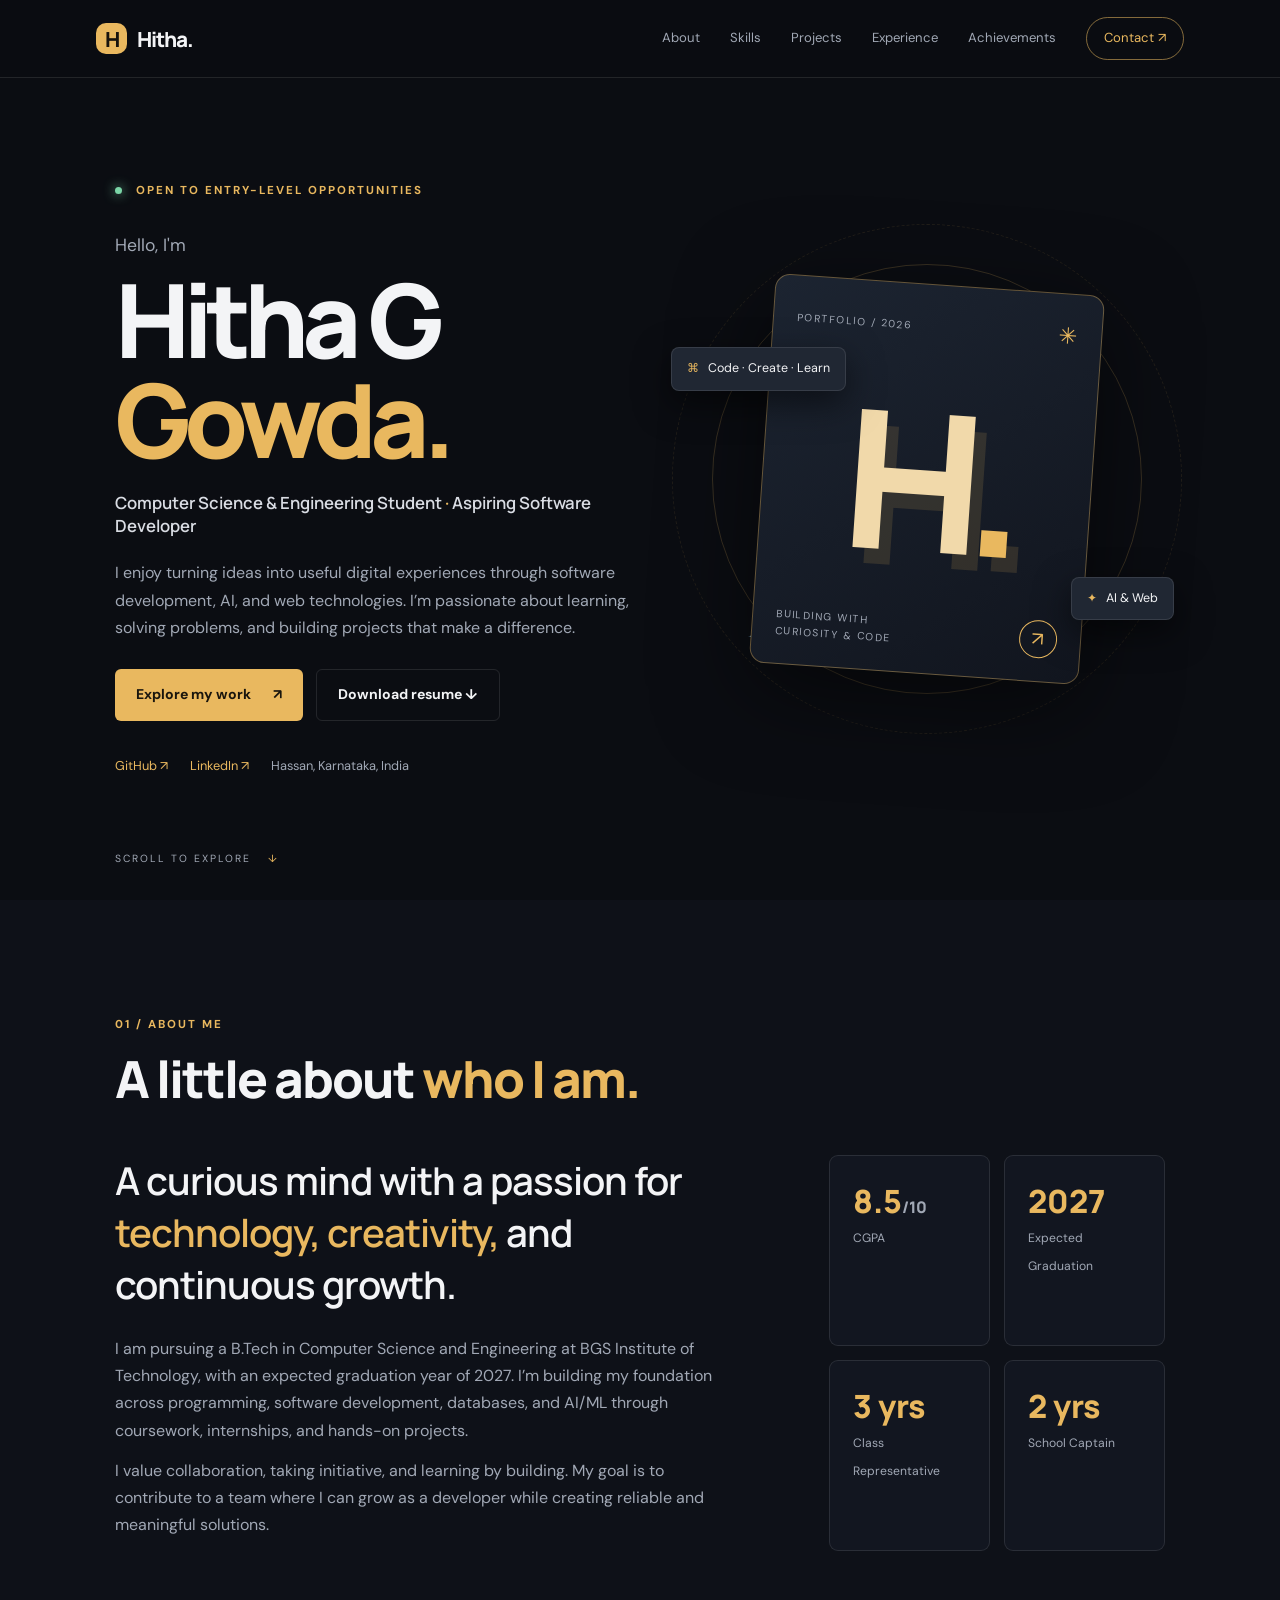
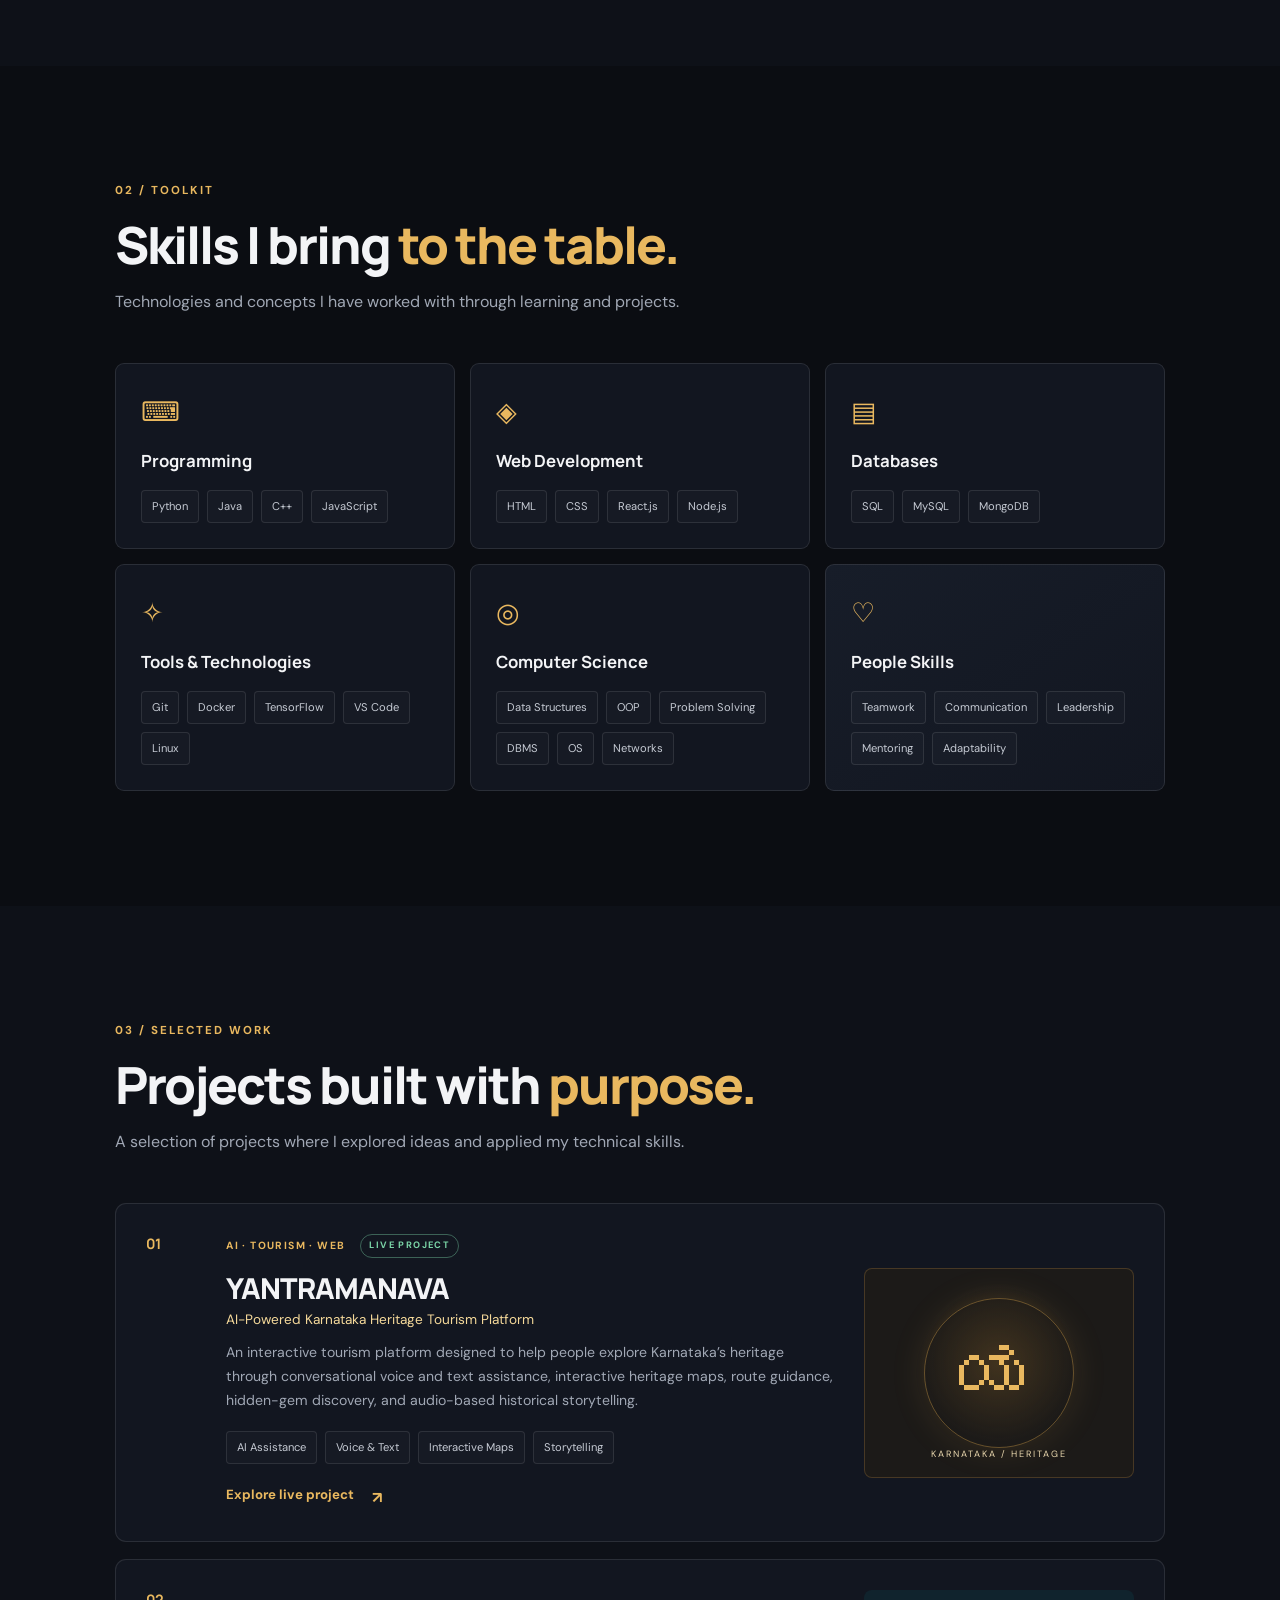
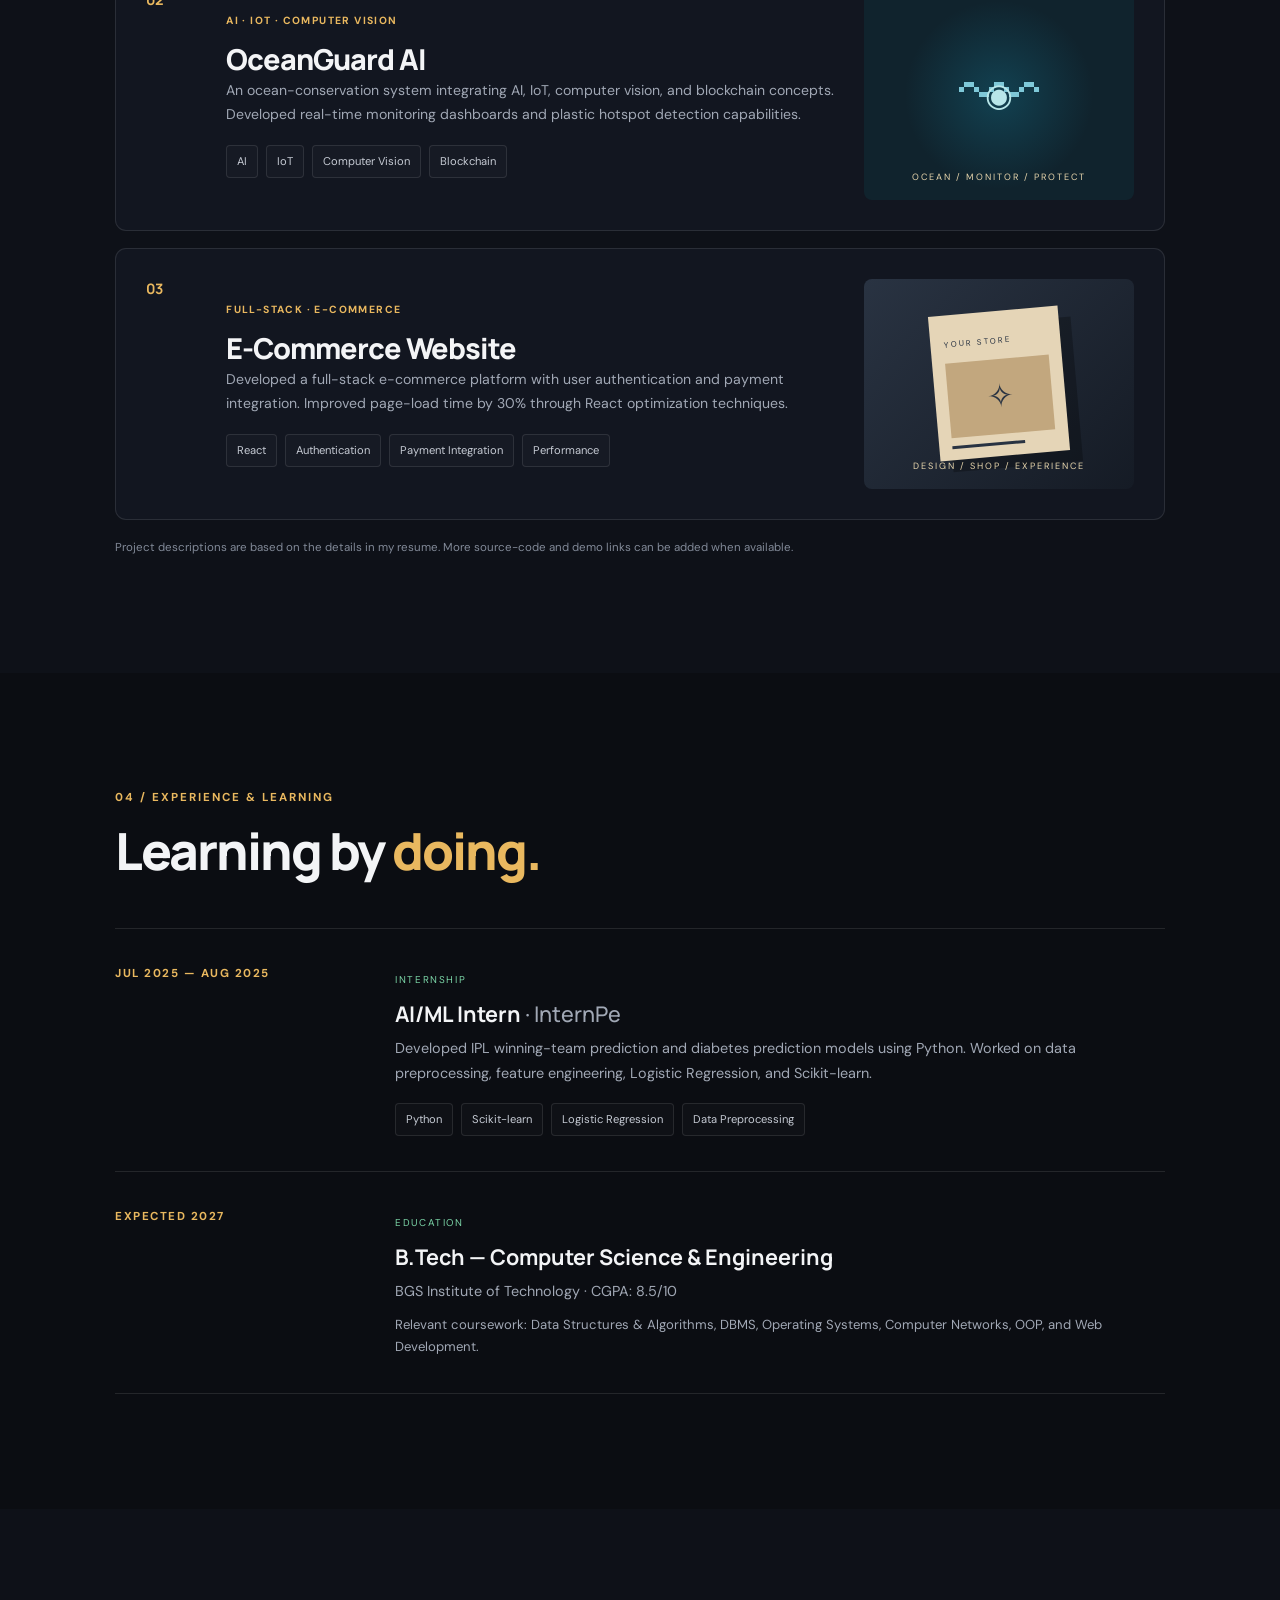
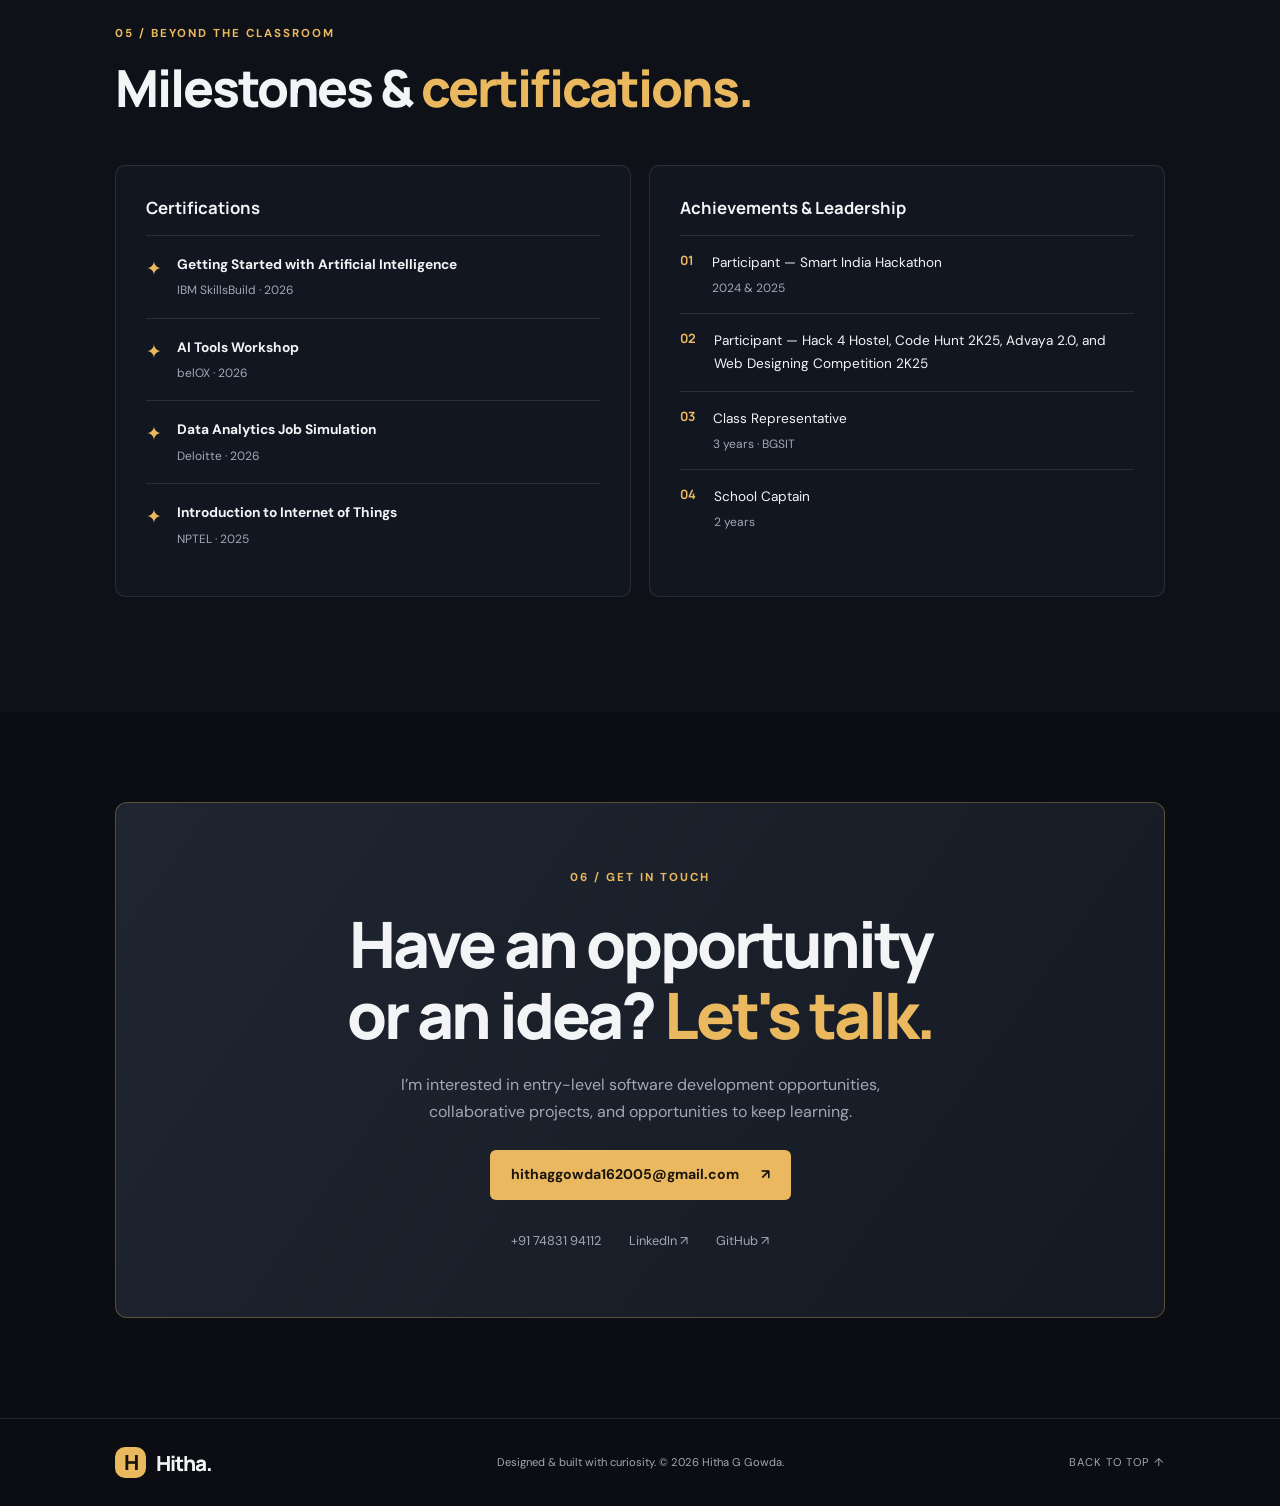
<file: Downloads/New Hitha_G_Gowda_Portfolio/index.html>
<!DOCTYPE html>
<html lang="en">
<head>
  <meta charset="UTF-8" />
  <meta name="viewport" content="width=device-width, initial-scale=1.0" />
  <meta name="description" content="Hitha G Gowda — Computer Science and Engineering student, aspiring software developer." />
  <title>Hitha G Gowda | Software Developer Portfolio</title>
  <link rel="preconnect" href="https://fonts.googleapis.com">
  <link rel="preconnect" href="https://fonts.gstatic.com" crossorigin>
  <link href="https://fonts.googleapis.com/css2?family=DM+Sans:wght@400;500;600;700&family=Manrope:wght@400;500;600;700;800&display=swap" rel="stylesheet">
  <link rel="stylesheet" href="style.css" />
</head>
<body>
  <div class="scroll-progress" id="scrollProgress"></div>
  <header class="header">
    <a class="brand" href="#home" aria-label="Hitha home"><span>H</span> Hitha.</a>
    <button class="menu-toggle" id="menuToggle" aria-label="Toggle navigation" aria-expanded="false">☰</button>
    <nav class="nav" id="nav">
      <a href="#about">About</a><a href="#skills">Skills</a><a href="#projects">Projects</a>
      <a href="#experience">Experience</a><a href="#achievements">Achievements</a><a class="nav-contact" href="#contact">Contact ↗</a>
    </nav>
  </header>

  <main>
    <section class="hero section" id="home">
      <div class="hero-copy reveal">
        <div class="eyebrow"><span class="status-dot"></span> OPEN TO ENTRY-LEVEL OPPORTUNITIES</div>
        <p class="hello">Hello, I'm</p>
        <h1>Hitha G<br><span>Gowda.</span></h1>
        <h2>Computer Science &amp; Engineering Student <i>·</i> Aspiring Software Developer</h2>
        <p class="hero-text">I enjoy turning ideas into useful digital experiences through software development, AI, and web technologies. I’m passionate about learning, solving problems, and building projects that make a difference.</p>
        <div class="hero-actions">
          <a class="button primary" href="#projects">Explore my work <span>↗</span></a>
          <a class="button secondary" href="resume.pdf" download>Download resume ↓</a>
        </div>
        <div class="hero-socials">
          <a href="https://github.com/hitha165" target="_blank" rel="noreferrer">GitHub ↗</a>
          <a href="https://www.linkedin.com/in/hitha-g-gowda-1384ab300" target="_blank" rel="noreferrer">LinkedIn ↗</a>
          <span>Hassan, Karnataka, India</span>
        </div>
      </div>
      <div class="hero-art reveal">
        <div class="orbit orbit-one"></div><div class="orbit orbit-two"></div>
        <div class="hero-card">
          <div class="card-top"><span>PORTFOLIO / 2026</span><span class="tiny-star">✳</span></div>
          <div class="monogram">H<span>.</span></div>
          <div class="hero-card-bottom"><span>BUILDING WITH<br>CURIOSITY &amp; CODE</span><span class="arrow-round">↗</span></div>
        </div>
        <div class="float-chip chip-code"><span>⌘</span> Code · Create · Learn</div>
        <div class="float-chip chip-ai"><span>✦</span> AI &amp; Web</div>
        <div class="sparkle s1">✳</div><div class="sparkle s2">✦</div>
      </div>
      <a class="scroll-cue" href="#about">SCROLL TO EXPLORE <span>↓</span></a>
    </section>

    <section class="section about-section" id="about">
      <div class="section-heading reveal"><p class="eyebrow">01 / ABOUT ME</p><h2>A little about <span>who I am.</span></h2></div>
      <div class="about-grid">
        <div class="about-main reveal"><p class="large-copy">A curious mind with a passion for <em>technology, creativity,</em> and continuous growth.</p>
          <p>I am pursuing a B.Tech in Computer Science and Engineering at BGS Institute of Technology, with an expected graduation year of 2027. I’m building my foundation across programming, software development, databases, and AI/ML through coursework, internships, and hands-on projects.</p>
          <p>I value collaboration, taking initiative, and learning by building. My goal is to contribute to a team where I can grow as a developer while creating reliable and meaningful solutions.</p>
        </div>
        <div class="stats reveal">
          <div class="stat"><strong>8.5<span>/10</span></strong><small>CGPA</small></div>
          <div class="stat"><strong>2027</strong><small>Expected Graduation</small></div>
          <div class="stat"><strong>3 yrs</strong><small>Class Representative</small></div>
          <div class="stat"><strong>2 yrs</strong><small>School Captain</small></div>
        </div>
      </div>
    </section>

    <section class="section skills-section" id="skills">
      <div class="section-heading reveal"><p class="eyebrow">02 / TOOLKIT</p><h2>Skills I bring <span>to the table.</span></h2><p class="section-intro">Technologies and concepts I have worked with through learning and projects.</p></div>
      <div class="skill-grid">
        <article class="skill-card reveal"><div class="skill-icon">⌨</div><h3>Programming</h3><div class="tags"><span>Python</span><span>Java</span><span>C++</span><span>JavaScript</span></div></article>
        <article class="skill-card reveal"><div class="skill-icon">◈</div><h3>Web Development</h3><div class="tags"><span>HTML</span><span>CSS</span><span>React.js</span><span>Node.js</span></div></article>
        <article class="skill-card reveal"><div class="skill-icon">▤</div><h3>Databases</h3><div class="tags"><span>SQL</span><span>MySQL</span><span>MongoDB</span></div></article>
        <article class="skill-card reveal"><div class="skill-icon">✧</div><h3>Tools &amp; Technologies</h3><div class="tags"><span>Git</span><span>Docker</span><span>TensorFlow</span><span>VS Code</span><span>Linux</span></div></article>
        <article class="skill-card reveal"><div class="skill-icon">◎</div><h3>Computer Science</h3><div class="tags"><span>Data Structures</span><span>OOP</span><span>Problem Solving</span><span>DBMS</span><span>OS</span><span>Networks</span></div></article>
        <article class="skill-card soft-card reveal"><div class="skill-icon">♡</div><h3>People Skills</h3><div class="tags"><span>Teamwork</span><span>Communication</span><span>Leadership</span><span>Mentoring</span><span>Adaptability</span></div></article>
      </div>
    </section>

    <section class="section projects-section" id="projects">
      <div class="section-heading reveal"><p class="eyebrow">03 / SELECTED WORK</p><h2>Projects built with <span>purpose.</span></h2><p class="section-intro">A selection of projects where I explored ideas and applied my technical skills.</p></div>
      <div class="project-list">
        <article class="project-card featured reveal">
          <div class="project-number">01</div><div class="project-content"><div class="project-meta"><span>AI · TOURISM · WEB</span><span class="project-status">LIVE PROJECT</span></div>
            <h3>YANTRAMANAVA</h3><p class="project-subtitle">AI-Powered Karnataka Heritage Tourism Platform</p>
            <p>An interactive tourism platform designed to help people explore Karnataka’s heritage through conversational voice and text assistance, interactive heritage maps, route guidance, hidden-gem discovery, and audio-based historical storytelling.</p>
            <div class="tags"><span>AI Assistance</span><span>Voice &amp; Text</span><span>Interactive Maps</span><span>Storytelling</span></div>
            <a class="text-link" href="https://yantramanava.vercel.app" target="_blank" rel="noreferrer">Explore live project <b>↗</b></a>
          </div><div class="project-visual yantra-visual"><div class="visual-orbit"></div><div class="visual-symbol">ಯ</div><small>KARNATAKA / HERITAGE</small></div>
        </article>
        <article class="project-card reveal"><div class="project-number">02</div><div class="project-content"><div class="project-meta"><span>AI · IOT · COMPUTER VISION</span></div><h3>OceanGuard AI</h3><p>An ocean-conservation system integrating AI, IoT, computer vision, and blockchain concepts. Developed real-time monitoring dashboards and plastic hotspot detection capabilities.</p><div class="tags"><span>AI</span><span>IoT</span><span>Computer Vision</span><span>Blockchain</span></div></div><div class="project-visual ocean-visual"><div class="wave">〰</div><div class="ocean-icon">◉</div><small>OCEAN / MONITOR / PROTECT</small></div></article>
        <article class="project-card reveal"><div class="project-number">03</div><div class="project-content"><div class="project-meta"><span>FULL-STACK · E-COMMERCE</span></div><h3>E-Commerce Website</h3><p>Developed a full-stack e-commerce platform with user authentication and payment integration. Improved page-load time by 30% through React optimization techniques.</p><div class="tags"><span>React</span><span>Authentication</span><span>Payment Integration</span><span>Performance</span></div></div><div class="project-visual shop-visual"><div class="shop-window"><span>YOUR STORE</span><div class="shop-box">✧</div><div class="shop-lines"></div></div><small>DESIGN / SHOP / EXPERIENCE</small></div></article>
      </div>
      <p class="note">Project descriptions are based on the details in my resume. More source-code and demo links can be added when available.</p>
    </section>

    <section class="section experience-section" id="experience">
      <div class="section-heading reveal"><p class="eyebrow">04 / EXPERIENCE &amp; LEARNING</p><h2>Learning by <span>doing.</span></h2></div>
      <div class="timeline">
        <article class="timeline-item reveal"><div class="timeline-date">JUL 2025 — AUG 2025</div><div class="timeline-body"><span class="timeline-label">INTERNSHIP</span><h3>AI/ML Intern <span>· InternPe</span></h3><p>Developed IPL winning-team prediction and diabetes prediction models using Python. Worked on data preprocessing, feature engineering, Logistic Regression, and Scikit-learn.</p><div class="tags"><span>Python</span><span>Scikit-learn</span><span>Logistic Regression</span><span>Data Preprocessing</span></div></div></article>
        <article class="timeline-item reveal"><div class="timeline-date">EXPECTED 2027</div><div class="timeline-body"><span class="timeline-label">EDUCATION</span><h3>B.Tech — Computer Science &amp; Engineering</h3><p>BGS Institute of Technology · CGPA: 8.5/10</p><p class="muted">Relevant coursework: Data Structures &amp; Algorithms, DBMS, Operating Systems, Computer Networks, OOP, and Web Development.</p></div></article>
      </div>
    </section>

    <section class="section credentials-section" id="achievements">
      <div class="section-heading reveal"><p class="eyebrow">05 / BEYOND THE CLASSROOM</p><h2>Milestones &amp; <span>certifications.</span></h2></div>
      <div class="credentials-grid">
        <div class="credential-panel reveal"><h3>Certifications</h3>
          <div class="credential"><span class="credential-mark">✦</span><div><b>Getting Started with Artificial Intelligence</b><small>IBM SkillsBuild · 2026</small></div></div>
          <div class="credential"><span class="credential-mark">✦</span><div><b>AI Tools Workshop</b><small>belOX · 2026</small></div></div>
          <div class="credential"><span class="credential-mark">✦</span><div><b>Data Analytics Job Simulation</b><small>Deloitte · 2026</small></div></div>
          <div class="credential"><span class="credential-mark">✦</span><div><b>Introduction to Internet of Things</b><small>NPTEL · 2025</small></div></div>
        </div>
        <div class="credential-panel reveal"><h3>Achievements &amp; Leadership</h3>
          <div class="achievement"><strong>01</strong><p>Participant — Smart India Hackathon <small>2024 &amp; 2025</small></p></div>
          <div class="achievement"><strong>02</strong><p>Participant — Hack 4 Hostel, Code Hunt 2K25, Advaya 2.0, and Web Designing Competition 2K25</p></div>
          <div class="achievement"><strong>03</strong><p>Class Representative <small>3 years · BGSIT</small></p></div>
          <div class="achievement"><strong>04</strong><p>School Captain <small>2 years</small></p></div>
        </div>
      </div>
    </section>

    <section class="section contact-section" id="contact">
      <div class="contact-box reveal"><p class="eyebrow">06 / GET IN TOUCH</p><h2>Have an opportunity<br>or an idea? <span>Let's talk.</span></h2><p>I’m interested in entry-level software development opportunities, collaborative projects, and opportunities to keep learning.</p>
        <a class="button primary mail-button" href="mailto:hithaggowda162005@gmail.com">hithaggowda162005@gmail.com <span>↗</span></a>
        <div class="contact-details"><a href="tel:+917483194112">+91 74831 94112</a><a href="https://www.linkedin.com/in/hitha-g-gowda-1384ab300" target="_blank" rel="noreferrer">LinkedIn ↗</a><a href="https://github.com/hitha165" target="_blank" rel="noreferrer">GitHub ↗</a></div>
      </div>
    </section>
  </main>
  <footer><a class="brand" href="#home"><span>H</span> Hitha.</a><p>Designed &amp; built with curiosity. © <span id="year"></span> Hitha G Gowda.</p><a href="#home" class="back-top">BACK TO TOP ↑</a></footer>
  <script src="script.js"></script>
</body>
</html>
</file>
<file: Downloads/New Hitha_G_Gowda_Portfolio/style.css>
:root{--bg:#0b0d12;--panel:#121620;--panel2:#171d29;--text:#f3f4f6;--muted:#a1a8b5;--line:rgba(255,255,255,.1);--gold:#e9b85f;--gold2:#f5d99a;--blue:#83b8d8;--font:'DM Sans',sans-serif;--display:'Manrope',sans-serif}
*{box-sizing:border-box;margin:0;padding:0}html{scroll-behavior:smooth;scroll-padding-top:90px}body{background:var(--bg);color:var(--text);font-family:var(--font);line-height:1.7;overflow-x:hidden}a{color:inherit;text-decoration:none}.scroll-progress{height:3px;width:0;position:fixed;top:0;left:0;background:var(--gold);z-index:1000}.header{height:78px;padding:0 7.5%;display:flex;align-items:center;justify-content:space-between;border-bottom:1px solid var(--line);position:sticky;top:0;background:rgba(11,13,18,.88);backdrop-filter:blur(18px);z-index:100}.brand{font:800 1.3rem var(--display);letter-spacing:-1px}.brand span{display:inline-grid;place-items:center;background:var(--gold);color:#17130d;width:31px;height:31px;border-radius:10px;margin-right:7px}.nav{display:flex;gap:30px;align-items:center}.nav a{font-size:.82rem;color:var(--muted);transition:.25s}.nav a:hover,.nav a.active{color:var(--gold)}.nav .nav-contact{border:1px solid rgba(233,184,95,.55);padding:9px 17px;border-radius:30px;color:var(--gold)}.menu-toggle{display:none;background:none;border:0;color:var(--text);font-size:1.5rem}.section{padding:115px 9%;position:relative}.hero{min-height:calc(100vh - 78px);display:grid;grid-template-columns:1.05fr .95fr;align-items:center;gap:50px;padding-top:80px;padding-bottom:100px}.eyebrow{font-size:.72rem;letter-spacing:2px;color:var(--gold);font-weight:700}.status-dot{display:inline-block;width:7px;height:7px;border-radius:50%;background:#7bd5a7;box-shadow:0 0 12px #7bd5a7;margin-right:9px}.hello{color:var(--muted);font-size:1.1rem;margin-top:30px}.hero h1{font:800 clamp(4rem,8vw,7.6rem)/.98 var(--display);letter-spacing:-7px;margin:8px 0 22px}.hero h1 span{color:var(--gold)}.hero h2{font:600 1.05rem var(--display);color:#d9dce3}.hero h2 i{color:var(--gold);font-style:normal}.hero-text{max-width:570px;color:var(--muted);margin:22px 0 28px}.hero-actions{display:flex;gap:13px;flex-wrap:wrap}.button{display:inline-flex;align-items:center;gap:22px;padding:13px 21px;border-radius:6px;font-weight:700;font-size:.88rem;transition:.25s}.button:hover{transform:translateY(-3px)}.primary{background:var(--gold);color:#19150d}.primary:hover{background:var(--gold2);box-shadow:0 10px 35px rgba(233,184,95,.17)}.secondary{border:1px solid var(--line);color:var(--text)}.secondary:hover{border-color:var(--gold);color:var(--gold)}.hero-socials{display:flex;gap:22px;margin-top:34px;flex-wrap:wrap;font-size:.8rem;color:var(--muted)}.hero-socials a{color:var(--gold)}.hero-art{height:470px;display:grid;place-items:center;position:relative}.hero-card{width:min(330px,78%);height:390px;background:linear-gradient(145deg,#1c2431,#11151e);border:1px solid rgba(233,184,95,.38);border-radius:15px;box-shadow:0 25px 90px #0008;position:relative;z-index:2;padding:23px;display:flex;flex-direction:column;justify-content:space-between;transform:rotate(4deg)}.card-top,.hero-card-bottom{display:flex;justify-content:space-between;align-items:center;font-size:.65rem;letter-spacing:1.5px;color:var(--muted)}.tiny-star{font-size:1.4rem;color:var(--gold)}.monogram{font:800 12rem/.9 var(--display);letter-spacing:-18px;color:#f1d9aa;text-align:center;text-shadow:12px 15px 0 rgba(233,184,95,.14)}.monogram span{color:var(--gold)}.hero-card-bottom{align-items:end}.arrow-round{border:1px solid var(--gold);color:var(--gold);border-radius:50%;width:38px;height:38px;display:grid;place-items:center;font-size:1.2rem}.orbit{position:absolute;border:1px solid rgba(233,184,95,.2);border-radius:50%;width:430px;height:430px}.orbit-two{width:510px;height:510px;border-style:dashed;opacity:.5}.float-chip{position:absolute;background:#202733;border:1px solid var(--line);padding:10px 15px;border-radius:8px;font-size:.78rem;z-index:3;box-shadow:0 12px 35px #0008}.float-chip span{color:var(--gold);margin-right:6px}.chip-code{left:-4%;top:22%}.chip-ai{right:-2%;bottom:20%}.sparkle{position:absolute;color:var(--gold);font-size:1.5rem}.s1{top:12%;right:18%}.s2{bottom:12%;left:12%;color:var(--blue)}.scroll-cue{position:absolute;bottom:32px;left:9%;font-size:.65rem;letter-spacing:2px;color:var(--muted)}.scroll-cue span{color:var(--gold);margin-left:12px}.section-heading{margin-bottom:48px}.section-heading h2{font:800 clamp(2.1rem,4vw,3.5rem)/1.15 var(--display);letter-spacing:-2px;margin-top:14px}.section-heading h2 span,.contact-box h2 span{color:var(--gold)}.section-intro{color:var(--muted);margin-top:14px;max-width:590px}.about-section{background:#0e1118}.about-grid{display:grid;grid-template-columns:1.3fr .7fr;gap:90px}.large-copy{font:600 clamp(1.7rem,3vw,2.5rem)/1.35 var(--display);letter-spacing:-1px;margin-bottom:24px}.large-copy em{font-style:normal;color:var(--gold)}.about-main p:not(.large-copy){color:var(--muted);margin:13px 0;max-width:680px}.stats{display:grid;grid-template-columns:1fr 1fr;gap:14px}.stat{background:var(--panel);border:1px solid var(--line);padding:23px;border-radius:9px}.stat strong{font:800 2rem var(--display);display:block;color:var(--gold)}.stat strong span{font-size:1rem;color:var(--muted)}.stat small{color:var(--muted);font-size:.76rem}.skill-grid{display:grid;grid-template-columns:repeat(3,1fr);gap:15px}.skill-card{background:var(--panel);border:1px solid var(--line);padding:25px;border-radius:9px;transition:.3s}.skill-card:hover,.project-card:hover{border-color:rgba(233,184,95,.5);transform:translateY(-4px)}.skill-icon{color:var(--gold);font-size:1.7rem;margin-bottom:14px}.skill-card h3,.credential-panel h3{font:700 1.05rem var(--display);margin-bottom:16px}.tags{display:flex;flex-wrap:wrap;gap:8px;margin-top:18px}.tags span{font-size:.7rem;padding:6px 10px;border:1px solid var(--line);border-radius:4px;color:#c5cad3;background:#ffffff05}.soft-card{background:linear-gradient(145deg,#171d29,#121620)}.projects-section{background:#0e1118}.project-list{display:grid;gap:17px}.project-card{display:grid;grid-template-columns:55px 1fr 270px;gap:25px;align-items:center;background:var(--panel);border:1px solid var(--line);border-radius:11px;padding:30px;transition:.3s}.project-number{font:700 .9rem var(--display);color:var(--gold);align-self:start}.project-meta{display:flex;gap:15px;align-items:center;font-size:.65rem;letter-spacing:1.4px;color:var(--gold);font-weight:700}.project-status{border:1px solid rgba(123,213,167,.4);color:#7bd5a7;padding:3px 8px;border-radius:20px;font-size:.58rem}.project-content h3{font:800 1.8rem var(--display);margin:10px 0 0;letter-spacing:-1px}.project-subtitle{color:var(--gold2);font-size:.85rem;margin-bottom:10px}.project-content>p:not(.project-subtitle){color:var(--muted);font-size:.88rem;max-width:720px}.text-link{display:inline-flex;gap:18px;color:var(--gold);font-size:.83rem;font-weight:700;margin-top:20px}.text-link b{font-size:1rem}.project-visual{height:210px;border-radius:8px;display:flex;align-items:center;justify-content:center;flex-direction:column;position:relative;overflow:hidden}.project-visual small{position:absolute;bottom:14px;font-size:.57rem;letter-spacing:2px;color:#e8d6ad}.yantra-visual{background:radial-gradient(circle at 50% 45%,#8b652b55,transparent 45%),#1c1a18;border:1px solid #9c773e55}.visual-symbol{font-size:5rem;color:var(--gold);font-family:serif}.visual-orbit{position:absolute;width:150px;height:150px;border:1px solid #d6a34a66;border-radius:50%;box-shadow:0 0 35px #d6a34a22}.ocean-visual{background:radial-gradient(circle at 50% 50%,#167e9a55,transparent 55%),#10232d}.wave{font-size:5rem;color:#7ec8d8}.ocean-icon{position:absolute;font-size:2rem;color:#b8e6e9}.shop-visual{background:linear-gradient(135deg,#293342,#151b25)}.shop-window{width:130px;height:145px;background:#e5d5b7;color:#293342;padding:13px;transform:rotate(-5deg);box-shadow:12px 12px 0 #0004}.shop-window>span{font-size:.5rem;letter-spacing:2px}.shop-box{background:#c2a77e;height:75px;margin-top:8px;display:grid;place-items:center;font-size:2rem}.shop-lines{height:3px;background:#293342;margin-top:8px;width:70%}.note{color:#818997;font-size:.72rem;margin-top:18px}.timeline{border-top:1px solid var(--line)}.timeline-item{display:grid;grid-template-columns:230px 1fr;gap:50px;padding:35px 0;border-bottom:1px solid var(--line)}.timeline-date{color:var(--gold);font-size:.72rem;letter-spacing:1.5px;font-weight:700}.timeline-label{font-size:.62rem;color:#7bd5a7;letter-spacing:1.6px}.timeline-body h3{font:700 1.35rem var(--display);margin:8px 0}.timeline-body h3 span{color:var(--muted);font-weight:500}.timeline-body p{color:var(--muted);font-size:.9rem;max-width:760px}.timeline-body .muted{font-size:.82rem;margin-top:10px}.credentials-section{background:#0e1118}.credentials-grid{display:grid;grid-template-columns:1fr 1fr;gap:18px}.credential-panel{background:var(--panel);border:1px solid var(--line);padding:30px;border-radius:10px}.credential{display:flex;gap:15px;padding:17px 0;border-top:1px solid var(--line)}.credential-mark{color:var(--gold);font-size:1.2rem}.credential b{font-size:.86rem;display:block}.credential small,.achievement small{display:block;color:var(--muted);font-size:.75rem;margin-top:4px}.achievement{display:flex;gap:18px;padding:15px 0;border-top:1px solid var(--line)}.achievement strong{font:700 .8rem var(--display);color:var(--gold)}.achievement p{font-size:.85rem}.contact-section{padding-top:90px;padding-bottom:100px}.contact-box{padding:65px;background:linear-gradient(125deg,#202631,#141923);border:1px solid rgba(233,184,95,.3);border-radius:12px;text-align:center}.contact-box h2{font:800 clamp(2.5rem,5vw,4.5rem)/1.12 var(--display);letter-spacing:-3px;margin:20px 0}.contact-box>p:not(.eyebrow){color:var(--muted);max-width:570px;margin:0 auto 25px}.mail-button{margin:0 auto}.contact-details{display:flex;justify-content:center;gap:28px;flex-wrap:wrap;margin-top:30px;color:var(--muted);font-size:.8rem}.contact-details a:hover{color:var(--gold)}footer{border-top:1px solid var(--line);padding:28px 9%;display:flex;justify-content:space-between;align-items:center;gap:20px}footer p,footer .back-top{font-size:.7rem;color:var(--muted)}footer .back-top{letter-spacing:1px}.reveal{opacity:0;transform:translateY(22px);transition:opacity .7s ease,transform .7s ease}.reveal.visible{opacity:1;transform:translateY(0)}
@media(max-width:950px){.nav{gap:15px}.nav a{font-size:.75rem}.hero{gap:15px}.hero-art{transform:scale(.9)}.project-card{grid-template-columns:35px 1fr 210px}.about-grid{gap:40px}}
@media(max-width:720px){.header{height:68px;padding:0 6%}.menu-toggle{display:block}.nav{display:none;position:absolute;top:68px;left:0;right:0;padding:20px 6%;background:#10141d;border-bottom:1px solid var(--line);flex-direction:column;align-items:flex-start}.nav.open{display:flex}.nav a{font-size:.9rem}.section{padding:80px 7%}.hero{grid-template-columns:1fr;min-height:auto;padding-top:75px;padding-bottom:100px}.hero h1{font-size:5rem;letter-spacing:-5px}.hero-art{height:390px;margin-top:20px}.hero-card{height:320px;width:260px}.monogram{font-size:9rem}.orbit{width:330px;height:330px}.orbit-two{width:380px;height:380px}.chip-code{left:0}.chip-ai{right:0}.scroll-cue{left:7%}.about-grid,.credentials-grid{grid-template-columns:1fr}.stats{margin-top:15px}.skill-grid{grid-template-columns:1fr 1fr}.project-card{grid-template-columns:30px 1fr;padding:22px;gap:12px}.project-visual{grid-column:2;height:170px;margin-top:10px}.timeline-item{grid-template-columns:1fr;gap:10px}.contact-box{padding:45px 22px}.contact-box h2{letter-spacing:-1.5px}footer{padding:25px 7%;flex-wrap:wrap}footer p{order:3;width:100%}}
@media(max-width:430px){.skill-grid{grid-template-columns:1fr}.hero h1{font-size:4.3rem}.hero h2{font-size:.95rem}.hero-art{transform:scale(.88);margin-left:-15px;margin-right:-15px}.project-meta{flex-wrap:wrap}.contact-details{gap:15px}}
@media(prefers-reduced-motion:reduce){html{scroll-behavior:auto}*,*::before,*::after{animation-duration:.01ms!important;transition-duration:.01ms!important}.reveal{opacity:1;transform:none}}
</file>
